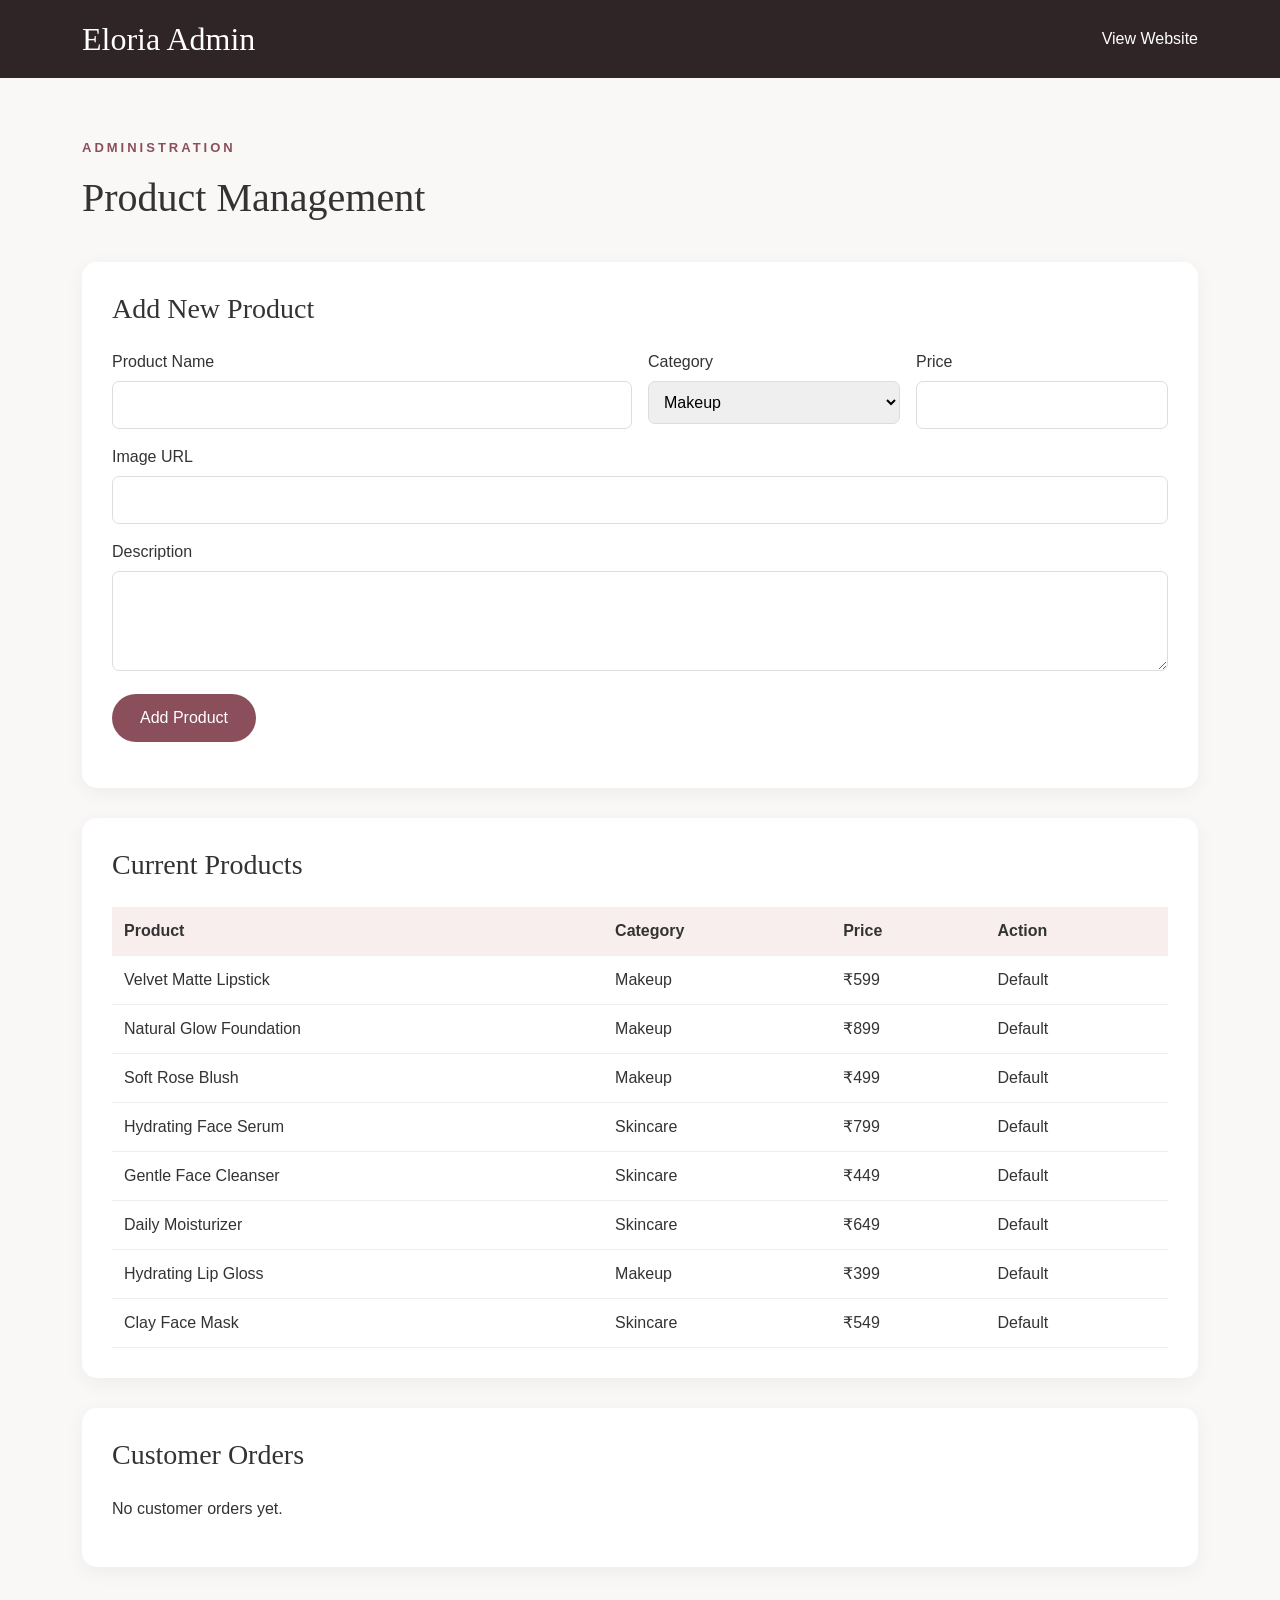
<file: admin.html>
<!DOCTYPE html>
<html lang="en">

<head>

    <meta charset="UTF-8">

    <meta
        name="viewport"
        content="width=device-width, initial-scale=1.0">

    <title>Admin Panel | Eloria</title>


    <!-- Bootstrap -->

    <link
        href="https://cdn.jsdelivr.net/npm/bootstrap@5.3.3/dist/css/bootstrap.min.css"
        rel="stylesheet">


    <!-- CSS -->

    <link rel="stylesheet" href="css/main.css">

    <link rel="stylesheet" href="css/admin.css">

</head>


<body>


<!-- =====================================================
     ADMIN NAVBAR
===================================================== -->

<nav class="admin-navbar">

    <div class="container">

        <h2>
            Eloria Admin
        </h2>

        <a href="index.html">
            View Website
        </a>

    </div>

</nav>



<!-- =====================================================
     ADMIN PAGE
===================================================== -->

<section class="admin-section">

    <div class="container">


        <div class="admin-heading">

            <p>
                ADMINISTRATION
            </p>

            <h1>
                Product Management
            </h1>

        </div>



        <!-- =================================================
             ADD PRODUCT
        ================================================== -->

        <div class="admin-card">

            <h3>
                Add New Product
            </h3>


            <form id="adminProductForm">


                <div class="row g-3">


                    <!-- Product name -->

                    <div class="col-md-6">

                        <label>
                            Product Name
                        </label>

                        <input
                            type="text"
                            id="adminName"
                            required>

                    </div>



                    <!-- Category -->

                    <div class="col-md-3">

                        <label>
                            Category
                        </label>

                        <select
                            id="adminCategory"
                            required>

                            <option value="Makeup">
                                Makeup
                            </option>

                            <option value="Skincare">
                                Skincare
                            </option>

                        </select>

                    </div>



                    <!-- Price -->

                    <div class="col-md-3">

                        <label>
                            Price
                        </label>

                        <input
                            type="number"
                            id="adminPrice"
                            required>

                    </div>



                    <!-- Image -->

                    <div class="col-md-12">

                        <label>
                            Image URL
                        </label>

                        <input
                            type="url"
                            id="adminImage"
                            required>

                    </div>



                    <!-- Description -->

                    <div class="col-md-12">

                        <label>
                            Description
                        </label>

                        <textarea
                            id="adminDescription"
                            required>
                        </textarea>

                    </div>



                    <!-- Add -->

                    <div class="col-md-12">

                        <button
                            type="submit"
                            class="btn eloria-btn">

                            Add Product

                        </button>

                    </div>

                </div>

            </form>


            <p id="adminMessage"></p>

        </div>



        <!-- =================================================
             PRODUCTS
        ================================================== -->

        <div class="admin-card">

            <h3>
                Current Products
            </h3>


            <div
                id="adminProducts"
                class="table-responsive">

            </div>

        </div>



        <!-- =================================================
             ORDERS
        ================================================== -->

        <div class="admin-card">

            <h3>
                Customer Orders
            </h3>


            <div
                id="adminOrders">

            </div>

        </div>

    </div>

</section>



<!-- JavaScript -->

<script src="js/products.js"></script>

<script src="js/admin.js"></script>


</body>

</html>
</file>
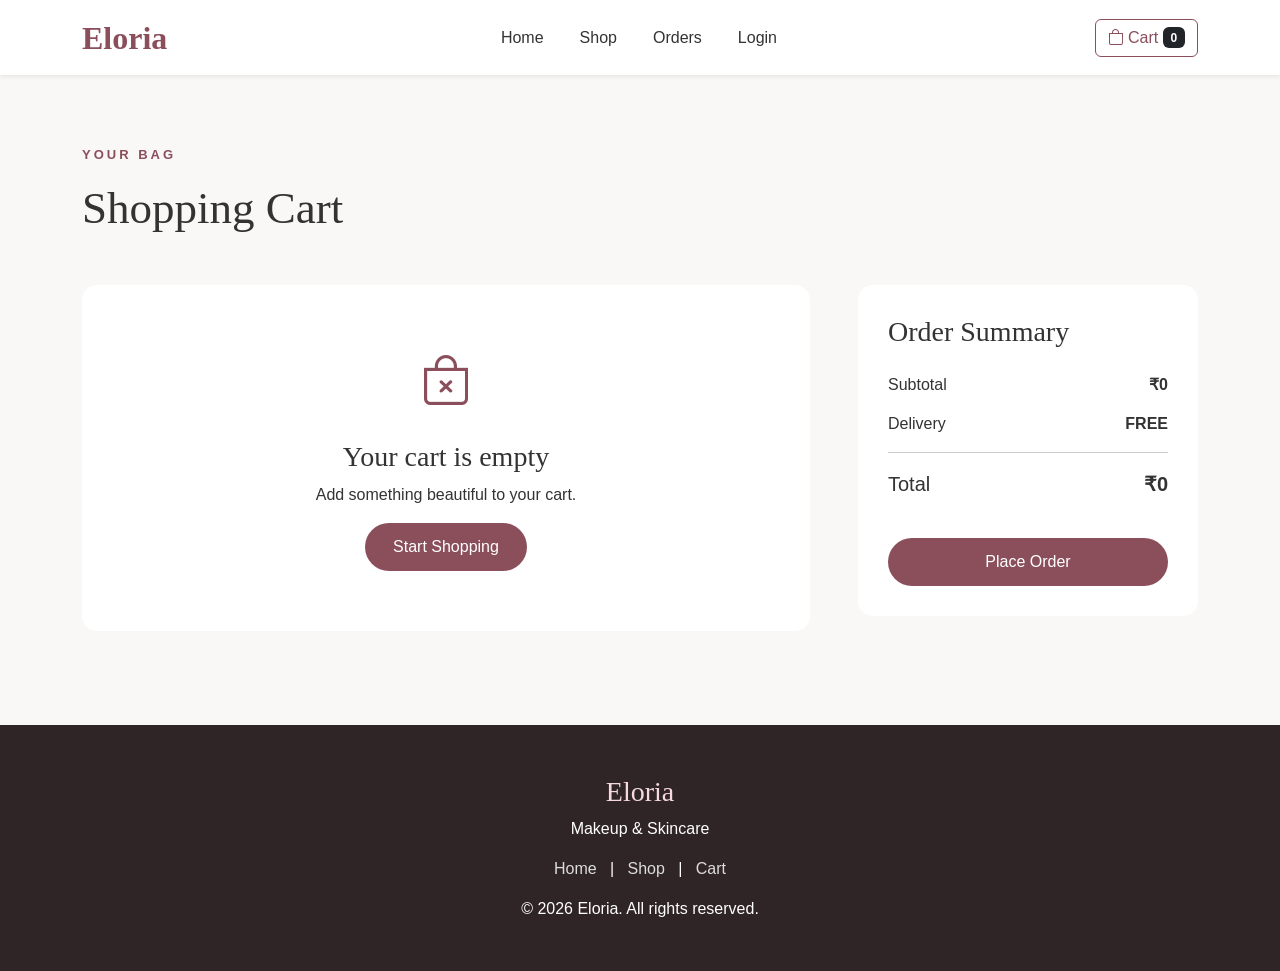
<file: cart.html>
<!DOCTYPE html>
<html lang="en">

<head>

    <meta charset="UTF-8">

    <meta
        name="viewport"
        content="width=device-width, initial-scale=1.0">

    <title>Shopping Cart | Eloria</title>


    <!-- Bootstrap -->

    <link
        href="https://cdn.jsdelivr.net/npm/bootstrap@5.3.3/dist/css/bootstrap.min.css"
        rel="stylesheet">


    <!-- Icons -->

    <link
        rel="stylesheet"
        href="https://cdn.jsdelivr.net/npm/bootstrap-icons@1.11.3/font/bootstrap-icons.min.css">


    <!-- CSS -->

    <link rel="stylesheet" href="css/main.css">

    <link rel="stylesheet" href="css/cart.css">

</head>


<body>


<!-- Navbar -->

<div id="navbar"></div>



<!-- =====================================================
     CART PAGE
===================================================== -->

<section class="cart-section">

    <div class="container">


        <div class="cart-title">

            <p>
                YOUR BAG
            </p>

            <h1>
                Shopping Cart
            </h1>

        </div>



        <div class="row g-5">


            <!-- CART PRODUCTS -->

            <div class="col-lg-8">

                <div
                    id="cartProducts">

                </div>

            </div>



            <!-- ORDER SUMMARY -->

            <div class="col-lg-4">

                <div class="order-summary">

                    <h3>
                        Order Summary
                    </h3>


                    <div class="summary-row">

                        <span>
                            Subtotal
                        </span>

                        <strong id="cartSubtotal">
                            ₹0
                        </strong>

                    </div>


                    <div class="summary-row">

                        <span>
                            Delivery
                        </span>

                        <strong id="deliveryCharge">
                            ₹0
                        </strong>

                    </div>


                    <hr>


                    <div class="summary-row total-row">

                        <span>
                            Total
                        </span>

                        <strong id="cartTotal">
                            ₹0
                        </strong>

                    </div>


                    <button
                        id="checkoutButton"
                        class="btn eloria-btn w-100 mt-4"
                        onclick="checkout()">

                        Place Order

                    </button>

                </div>

            </div>

        </div>

    </div>

</section>



<!-- Footer -->

<div id="footer"></div>



<!-- Bootstrap -->

<script
    src="https://cdn.jsdelivr.net/npm/bootstrap@5.3.3/dist/js/bootstrap.bundle.min.js">
</script>


<!-- JavaScript -->

<script src="js/common.js"></script>

<script src="js/products.js"></script>

<script src="js/cart.js"></script>


</body>

</html>
</file>
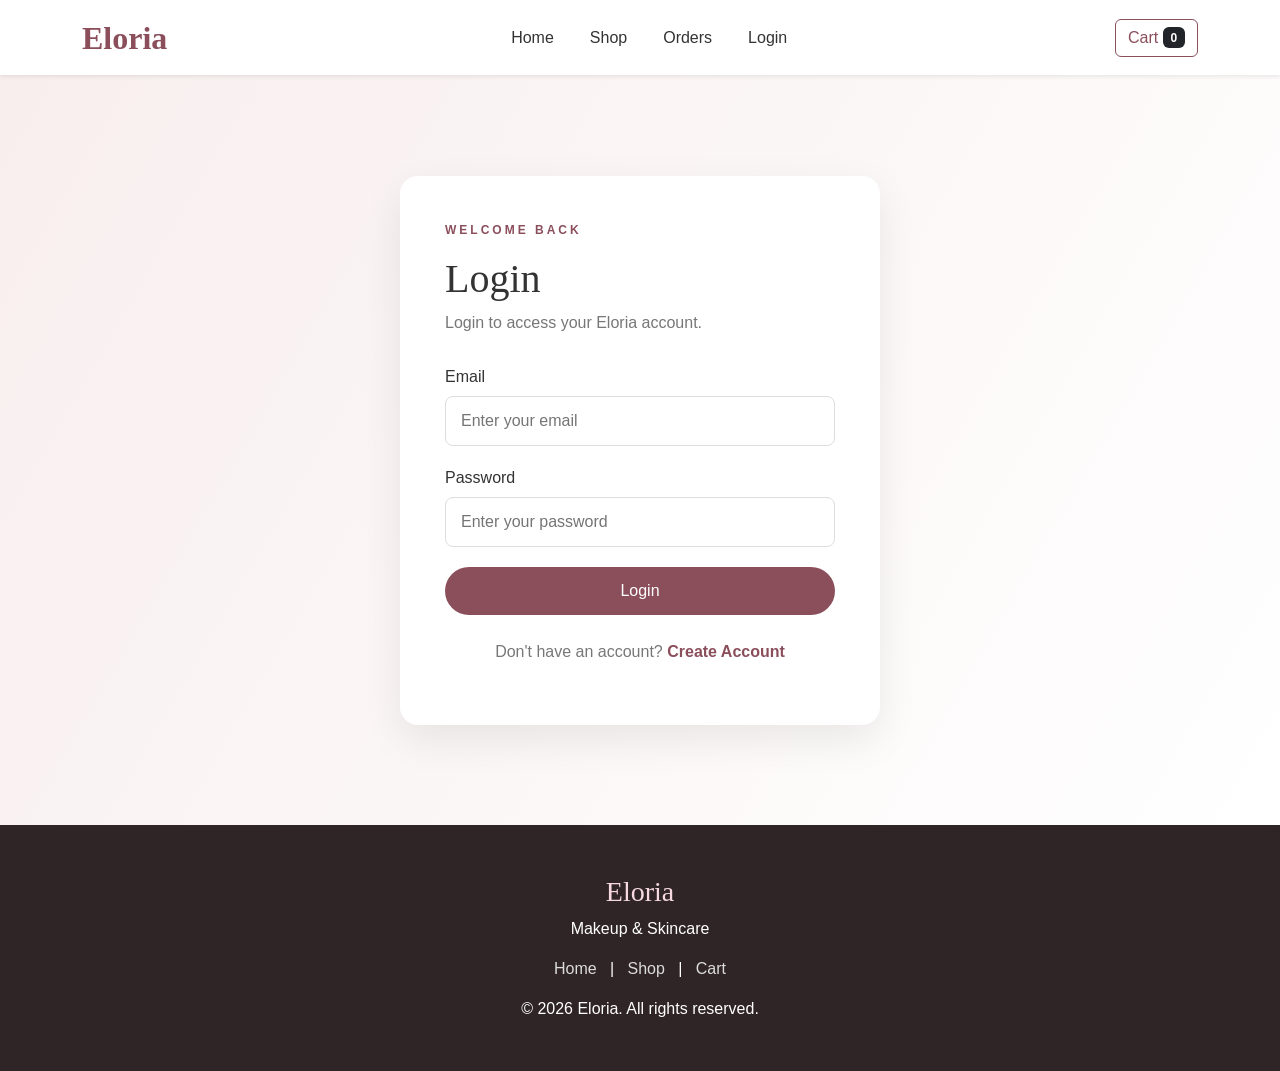
<file: login.html>
<!DOCTYPE html>
<html lang="en">

<head>

    <meta charset="UTF-8">

    <meta
        name="viewport"
        content="width=device-width, initial-scale=1.0">

    <title>Login | Eloria</title>


    <!-- Bootstrap -->

    <link
        href="https://cdn.jsdelivr.net/npm/bootstrap@5.3.3/dist/css/bootstrap.min.css"
        rel="stylesheet">


    <!-- CSS -->

    <link rel="stylesheet" href="css/main.css">

    <link rel="stylesheet" href="css/auth.css">

</head>


<body>


<!-- Navbar -->

<div id="navbar"></div>



<!-- =====================================================
     LOGIN
===================================================== -->

<section class="auth-section">

    <div class="auth-card">


        <p class="auth-small-title">
            WELCOME BACK
        </p>


        <h1>
            Login
        </h1>


        <p class="auth-description">
            Login to access your Eloria account.
        </p>



        <!-- Login form -->

        <form id="loginForm">


            <!-- Email -->

            <div class="form-group">

                <label for="loginEmail">
                    Email
                </label>

                <input
                    type="email"
                    id="loginEmail"
                    placeholder="Enter your email"
                    required>

            </div>



            <!-- Password -->

            <div class="form-group">

                <label for="loginPassword">
                    Password
                </label>

                <input
                    type="password"
                    id="loginPassword"
                    placeholder="Enter your password"
                    required>

            </div>



            <!-- Login button -->

            <button
                type="submit"
                class="btn eloria-btn w-100">

                Login

            </button>

        </form>



        <!-- Message -->

        <p
            id="loginMessage"
            class="auth-message">

        </p>



        <!-- Register link -->

        <p class="auth-link">

            Don't have an account?

            <a href="register.html">
                Create Account
            </a>

        </p>

    </div>

</section>



<!-- Footer -->

<div id="footer"></div>



<!-- JavaScript -->

<script src="js/common.js"></script>

<script src="js/auth.js"></script>


</body>

</html>
</file>
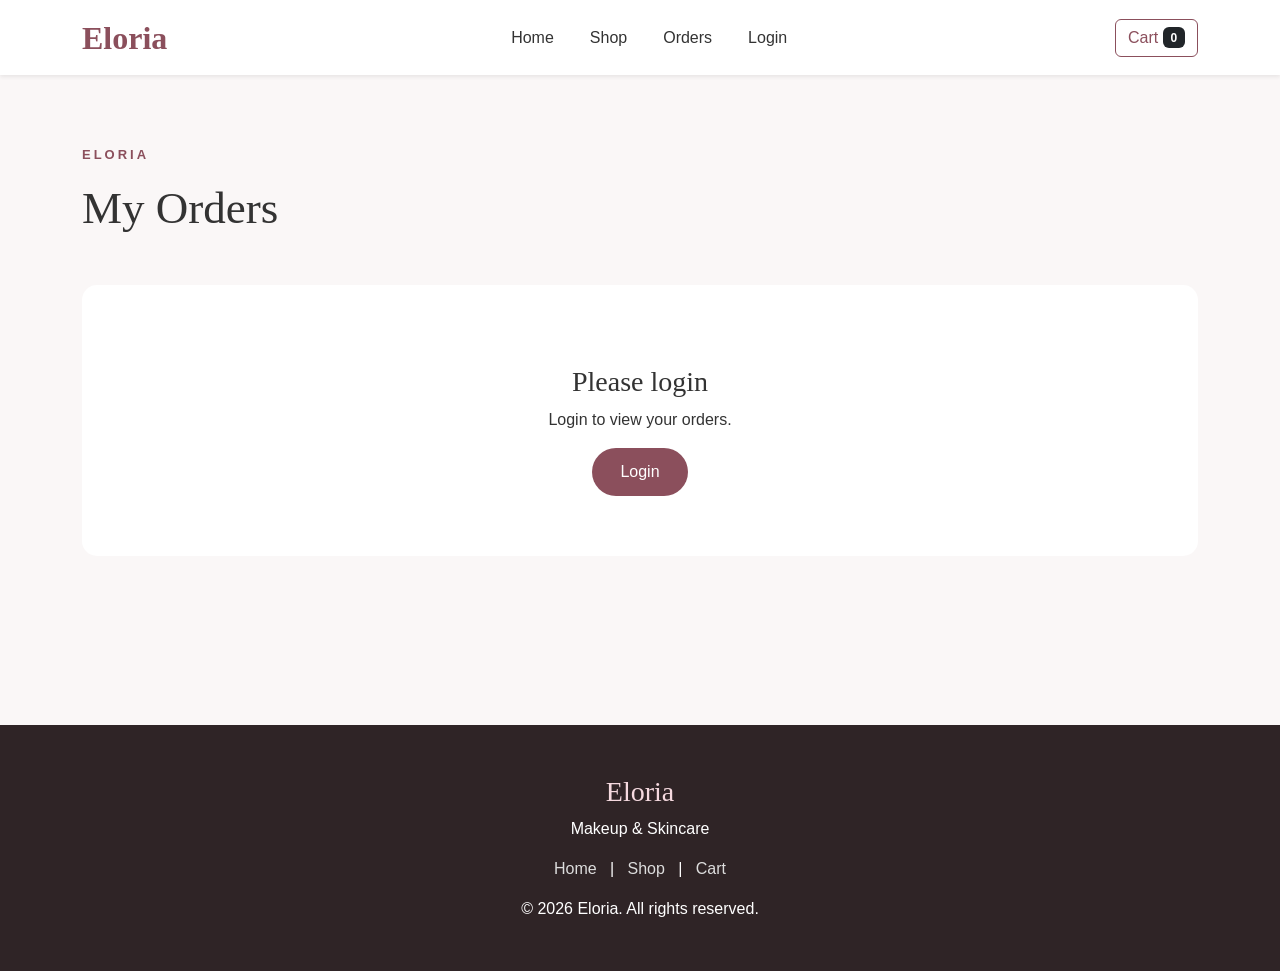
<file: orders.html>
<!DOCTYPE html>
<html lang="en">

<head>

    <meta charset="UTF-8">

    <meta
        name="viewport"
        content="width=device-width, initial-scale=1.0">

    <title>My Orders | Eloria</title>


    <!-- Bootstrap -->

    <link
        href="https://cdn.jsdelivr.net/npm/bootstrap@5.3.3/dist/css/bootstrap.min.css"
        rel="stylesheet">


    <!-- CSS -->

    <link rel="stylesheet" href="css/main.css">

    <link rel="stylesheet" href="css/cart.css">

</head>


<body>


<!-- Navbar -->

<div id="navbar"></div>



<!-- =====================================================
     ORDERS
===================================================== -->

<section class="orders-section">

    <div class="container">


        <div class="cart-title">

            <p>
                ELORIA
            </p>

            <h1>
                My Orders
            </h1>

        </div>


        <!-- Orders will appear here -->

        <div id="ordersContainer">

        </div>

    </div>

</section>



<!-- Footer -->

<div id="footer"></div>



<!-- JavaScript -->

<script src="js/common.js"></script>

<script src="js/orders.js"></script>


</body>

</html>
</file>
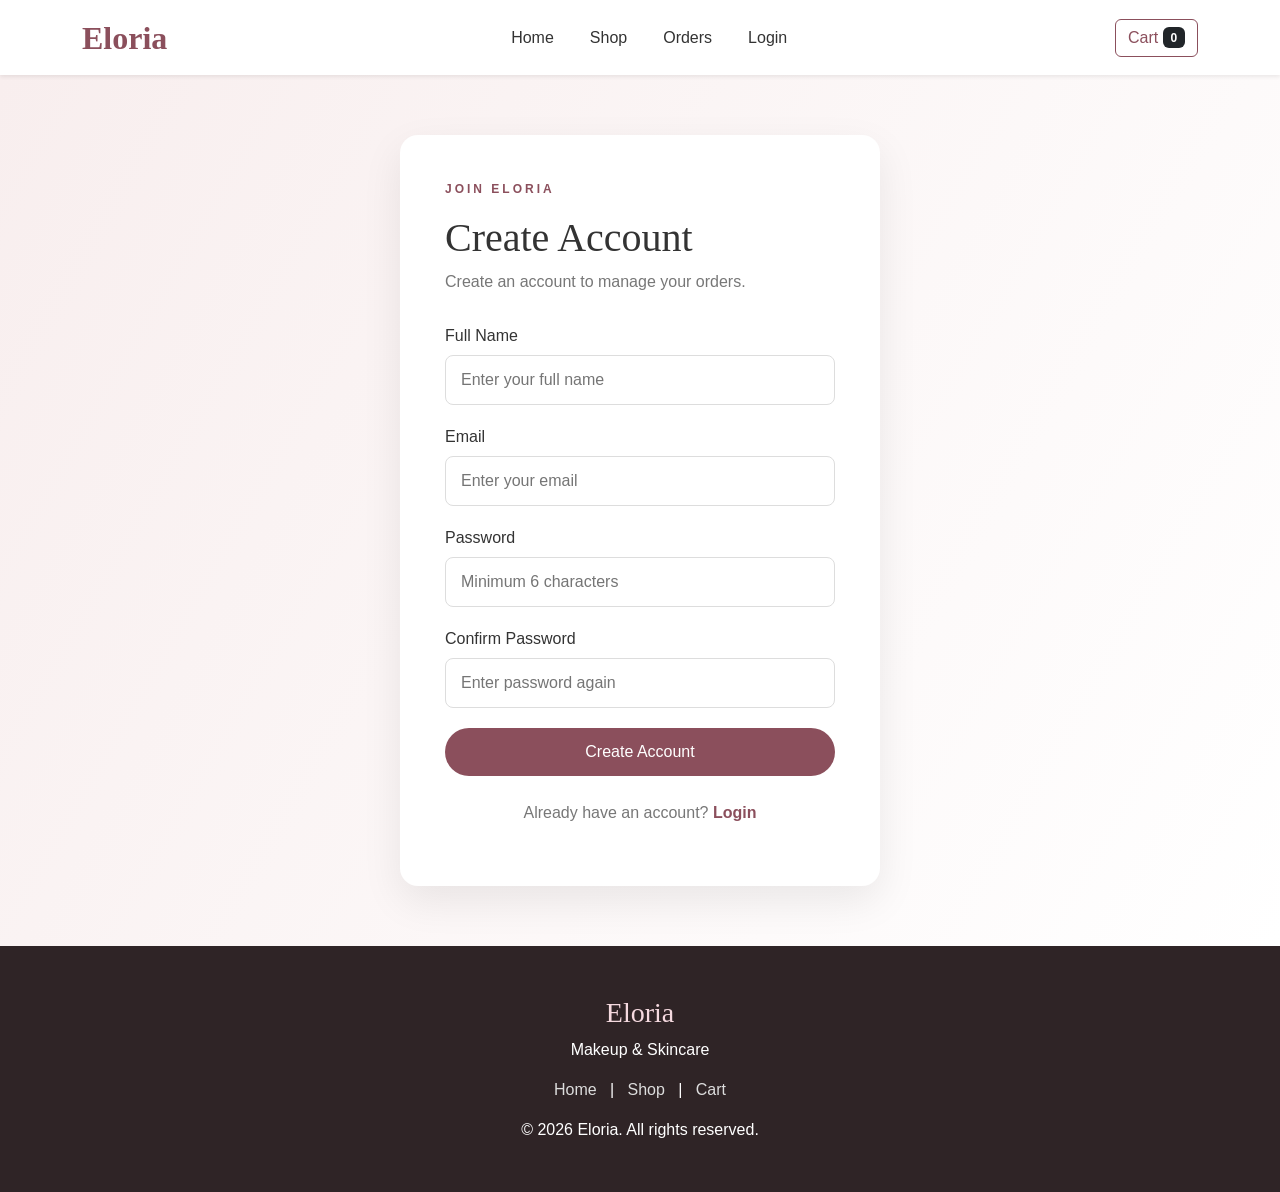
<file: register.html>
<!DOCTYPE html>
<html lang="en">

<head>

    <meta charset="UTF-8">

    <meta
        name="viewport"
        content="width=device-width, initial-scale=1.0">

    <title>Create Account | Eloria</title>


    <!-- Bootstrap -->

    <link
        href="https://cdn.jsdelivr.net/npm/bootstrap@5.3.3/dist/css/bootstrap.min.css"
        rel="stylesheet">


    <!-- CSS -->

    <link rel="stylesheet" href="css/main.css">

    <link rel="stylesheet" href="css/auth.css">

</head>


<body>


<!-- Navbar -->

<div id="navbar"></div>



<!-- =====================================================
     REGISTER
===================================================== -->

<section class="auth-section">

    <div class="auth-card">


        <p class="auth-small-title">
            JOIN ELORIA
        </p>


        <h1>
            Create Account
        </h1>


        <p class="auth-description">
            Create an account to manage your orders.
        </p>



        <!-- Register form -->

        <form id="registerForm">


            <!-- Name -->

            <div class="form-group">

                <label for="registerName">
                    Full Name
                </label>

                <input
                    type="text"
                    id="registerName"
                    placeholder="Enter your full name"
                    required>

            </div>



            <!-- Email -->

            <div class="form-group">

                <label for="registerEmail">
                    Email
                </label>

                <input
                    type="email"
                    id="registerEmail"
                    placeholder="Enter your email"
                    required>

            </div>



            <!-- Password -->

            <div class="form-group">

                <label for="registerPassword">
                    Password
                </label>

                <input
                    type="password"
                    id="registerPassword"
                    placeholder="Minimum 6 characters"
                    minlength="6"
                    required>

            </div>



            <!-- Confirm password -->

            <div class="form-group">

                <label for="confirmPassword">
                    Confirm Password
                </label>

                <input
                    type="password"
                    id="confirmPassword"
                    placeholder="Enter password again"
                    required>

            </div>



            <!-- Register button -->

            <button
                type="submit"
                class="btn eloria-btn w-100">

                Create Account

            </button>

        </form>



        <!-- Message -->

        <p
            id="registerMessage"
            class="auth-message">

        </p>



        <!-- Login link -->

        <p class="auth-link">

            Already have an account?

            <a href="login.html">
                Login
            </a>

        </p>

    </div>

</section>



<!-- Footer -->

<div id="footer"></div>



<!-- JavaScript -->

<script src="js/common.js"></script>

<script src="js/auth.js"></script>


</body>

</html>
</file>
<file: css/main.css>
/* =====================================================
   ELORIA - COMMON CSS
   Used by almost every page.
===================================================== */


/* ------------------------------
   BASIC RESET
------------------------------ */

* {
    margin: 0;
    padding: 0;
    box-sizing: border-box;
}


html {
    scroll-behavior: smooth;
}


body {
    font-family: Arial, sans-serif;
    color: #333;
    background: #fff;
}


/* ------------------------------
   COMMON COLOURS
------------------------------ */

:root {

    /* Main Eloria colour */
    --eloria-primary: #8b4f5c;

    /* Dark version */
    --eloria-dark: #633640;

    /* Light pink */
    --eloria-light: #f8eeee;

    /* Light background */
    --eloria-background: #faf7f7;

    /* Dark footer */
    --eloria-footer: #2f2426;

}


/* ------------------------------
   LOGO
------------------------------ */

.logo {

    font-family: Georgia, serif;

    font-size: 32px;

    font-weight: bold;

    color: var(--eloria-primary) !important;

}


/* ------------------------------
   NAVBAR
------------------------------ */

.navbar {

    min-height: 75px;

}


.nav-link {

    margin: 0 10px;

    color: #333 !important;

    font-weight: 500;

}


.nav-link:hover {

    color: var(--eloria-primary) !important;

}


/* ------------------------------
   CART NAVBAR BUTTON
------------------------------ */

.nav-cart {

    border: 1px solid var(--eloria-primary);

    color: var(--eloria-primary);

}


.nav-cart:hover {

    background: var(--eloria-primary);

    color: white;

}


/* ------------------------------
   COMMON BUTTON
------------------------------ */

.eloria-btn {

    background: var(--eloria-primary);

    color: white;

    border: none;

    border-radius: 25px;

    padding: 12px 28px;

    transition: 0.3s;

}


.eloria-btn:hover {

    background: var(--eloria-dark);

    color: white;

    transform: translateY(-2px);

}


/* ------------------------------
   OUTLINE BUTTON
------------------------------ */

.eloria-outline-btn {

    border: 1px solid var(--eloria-primary);

    color: var(--eloria-primary);

    border-radius: 25px;

    padding: 12px 28px;

}


.eloria-outline-btn:hover {

    background: var(--eloria-primary);

    color: white;

}


/* ------------------------------
   SECTION SMALL TITLE
------------------------------ */

.section-small-title {

    color: var(--eloria-primary);

    letter-spacing: 3px;

    font-size: 13px;

    font-weight: bold;

}


/* ------------------------------
   FOOTER
------------------------------ */

.site-footer {

    background: var(--eloria-footer);

    color: white;

    padding: 50px 0;

}


.site-footer h3 {

    font-family: Georgia, serif;

    color: #f5d9df;

}


.site-footer a {

    color: #ddd;

    text-decoration: none;

}


.site-footer a:hover {

    color: white;

}


/* ------------------------------
   MOBILE
------------------------------ */

@media (max-width: 768px) {

    .logo {

        font-size: 27px;

    }

}
</file>
<file: css/admin.css>
/* =====================================================
   ADMIN PANEL CSS
===================================================== */


/* =====================================================
   ADMIN NAVBAR
===================================================== */

.admin-navbar {

    background: #2f2426;

    color: white;

    padding: 20px 0;

}


.admin-navbar .container {

    display: flex;

    justify-content: space-between;

    align-items: center;

}


.admin-navbar h2 {

    font-family: Georgia, serif;

    margin: 0;

}


.admin-navbar a {

    color: white;

    text-decoration: none;

}


/* =====================================================
   ADMIN SECTION
===================================================== */

.admin-section {

    background: #faf7f7;

    min-height: 100vh;

    padding: 60px 0;

}


.admin-heading {

    margin-bottom: 40px;

}


.admin-heading p {

    color: #8b4f5c;

    letter-spacing: 3px;

    font-size: 13px;

    font-weight: bold;

}


.admin-heading h1 {

    font-family: Georgia, serif;

}


/* =====================================================
   ADMIN CARD
===================================================== */

.admin-card {

    background: white;

    padding: 30px;

    border-radius: 15px;

    margin-bottom: 30px;

    box-shadow:
        0 5px 20px rgba(0,0,0,0.05);

}


.admin-card h3 {

    font-family: Georgia, serif;

    margin-bottom: 25px;

}


/* =====================================================
   FORM
===================================================== */

.admin-card label {

    display: block;

    margin-bottom: 7px;

    font-weight: 500;

}


.admin-card input,
.admin-card select,
.admin-card textarea {

    width: 100%;

    padding: 11px;

    border: 1px solid #ddd;

    border-radius: 7px;

}


.admin-card textarea {

    height: 100px;

    resize: vertical;

}


/* =====================================================
   ADMIN TABLE
===================================================== */

.admin-table {

    width: 100%;

    border-collapse: collapse;

}


.admin-table th,
.admin-table td {

    padding: 12px;

    border-bottom: 1px solid #eee;

    text-align: left;

}


.admin-table th {

    background: #f8eeee;

}


/* =====================================================
   DELETE BUTTON
===================================================== */

.delete-product-btn {

    background: #f8d7da;

    color: #842029;

    border: none;

    padding: 7px 12px;

    border-radius: 5px;

}


/* =====================================================
   MOBILE
===================================================== */

@media (max-width: 768px) {

    .admin-navbar .container {

        flex-direction: column;

        gap: 10px;

        align-items: flex-start;

    }

}
</file>
<file: css/cart.css>
/* =====================================================
   CART AND ORDERS CSS
===================================================== */


/* =====================================================
   CART SECTION
===================================================== */

.cart-section,
.orders-section {

    padding: 70px 0;

    min-height: 650px;

    background: #faf7f7;

}


/* =====================================================
   PAGE TITLE
===================================================== */

.cart-title {

    margin-bottom: 50px;

}


.cart-title p {

    color: #8b4f5c;

    letter-spacing: 3px;

    font-size: 13px;

    font-weight: bold;

}


.cart-title h1 {

    font-family: Georgia, serif;

    font-size: 45px;

}


/* =====================================================
   CART ITEM
===================================================== */

.cart-item {

    background: white;

    padding: 20px;

    margin-bottom: 15px;

    border-radius: 15px;

    display: flex;

    align-items: center;

    gap: 20px;

}


.cart-item-image {

    width: 100px;

    height: 100px;

    object-fit: cover;

    border-radius: 10px;

}


.cart-item-info {

    flex: 1;

}


.cart-item-info h3 {

    font-family: Georgia, serif;

    font-size: 20px;

}


.cart-item-price {

    font-weight: bold;

}


/* =====================================================
   QUANTITY
===================================================== */

.quantity-controls {

    display: flex;

    align-items: center;

    gap: 10px;

}


.quantity-button {

    width: 32px;

    height: 32px;

    border: 1px solid #ccc;

    background: white;

    border-radius: 5px;

}


.quantity-button:hover {

    background: #f8eeee;

}


/* =====================================================
   REMOVE BUTTON
===================================================== */

.remove-button {

    border: none;

    background: transparent;

    color: #a33;

}


.remove-button:hover {

    color: red;

}


/* =====================================================
   ORDER SUMMARY
===================================================== */

.order-summary {

    background: white;

    padding: 30px;

    border-radius: 15px;

    position: sticky;

    top: 100px;

}


.order-summary h3 {

    font-family: Georgia, serif;

    margin-bottom: 25px;

}


.summary-row {

    display: flex;

    justify-content: space-between;

    margin-bottom: 15px;

}


.total-row {

    font-size: 20px;

}


/* =====================================================
   EMPTY CART
===================================================== */

.empty-cart {

    background: white;

    padding: 60px 30px;

    text-align: center;

    border-radius: 15px;

}


.empty-cart i {

    font-size: 50px;

    color: #8b4f5c;

}


.empty-cart h3 {

    font-family: Georgia, serif;

    margin: 20px 0 10px;

}


/* =====================================================
   ORDER CARD
===================================================== */

.order-card {

    background: white;

    border-radius: 15px;

    padding: 25px;

    margin-bottom: 20px;

}


.order-header {

    display: flex;

    justify-content: space-between;

    align-items: center;

    margin-bottom: 20px;

}


.order-id {

    font-weight: bold;

    color: #8b4f5c;

}


.order-status {

    background: #e8f5e9;

    color: #287b2f;

    padding: 5px 12px;

    border-radius: 20px;

    font-size: 13px;

}


.order-product {

    display: flex;

    gap: 15px;

    padding: 10px 0;

    border-bottom: 1px solid #eee;

}


.order-product img {

    width: 60px;

    height: 60px;

    object-fit: cover;

    border-radius: 8px;

}


/* =====================================================
   MOBILE
===================================================== */

@media (max-width: 768px) {

    .cart-item {

        flex-wrap: wrap;

    }


    .order-header {

        flex-direction: column;

        align-items: flex-start;

        gap: 10px;

    }

}
</file>
<file: css/auth.css>
/* =====================================================
   LOGIN / REGISTER CSS
===================================================== */


/* =====================================================
   AUTH SECTION
===================================================== */

.auth-section {

    min-height: 750px;

    display: flex;

    align-items: center;

    justify-content: center;

    padding: 60px 20px;

    background:
        linear-gradient(
            120deg,
            #f8eeee,
            #fff
        );

}


/* =====================================================
   AUTH CARD
===================================================== */

.auth-card {

    width: 100%;

    max-width: 480px;

    background: white;

    padding: 45px;

    border-radius: 18px;

    box-shadow:
        0 15px 40px rgba(0,0,0,0.08);

}


/* =====================================================
   HEADING
===================================================== */

.auth-small-title {

    color: #8b4f5c;

    letter-spacing: 3px;

    font-size: 12px;

    font-weight: bold;

}


.auth-card h1 {

    font-family: Georgia, serif;

    font-size: 40px;

}


.auth-description {

    color: #777;

    margin-bottom: 30px;

}


/* =====================================================
   FORM
===================================================== */

.form-group {

    margin-bottom: 20px;

}


.form-group label {

    display: block;

    margin-bottom: 7px;

    font-weight: 500;

}


.form-group input {

    width: 100%;

    padding: 12px 15px;

    border: 1px solid #ddd;

    border-radius: 8px;

    outline: none;

}


.form-group input:focus {

    border-color: #8b4f5c;

}


/* =====================================================
   MESSAGE
===================================================== */

.auth-message {

    text-align: center;

    margin-top: 20px;

    font-weight: 500;

}


/* =====================================================
   LINKS
===================================================== */

.auth-link {

    text-align: center;

    margin-top: 25px;

    color: #777;

}


.auth-link a {

    color: #8b4f5c;

    font-weight: bold;

    text-decoration: none;

}
</file>
